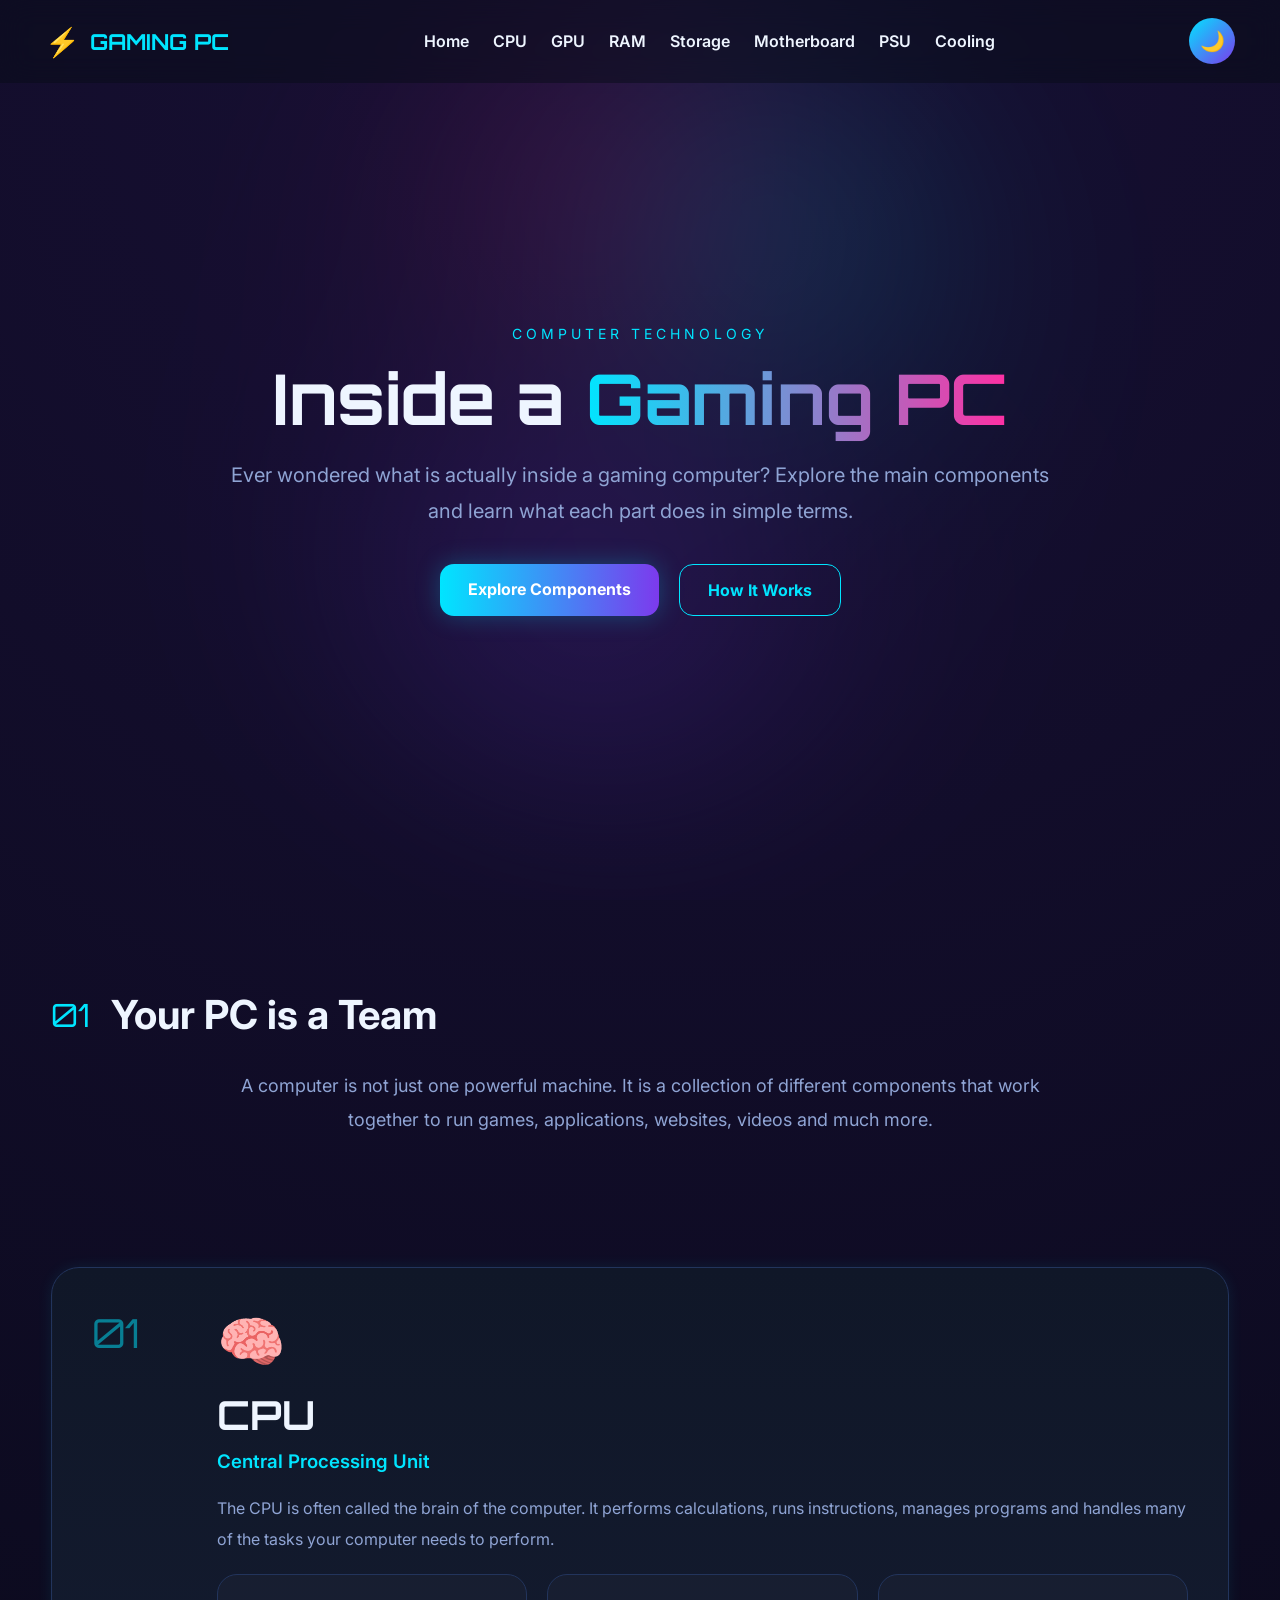
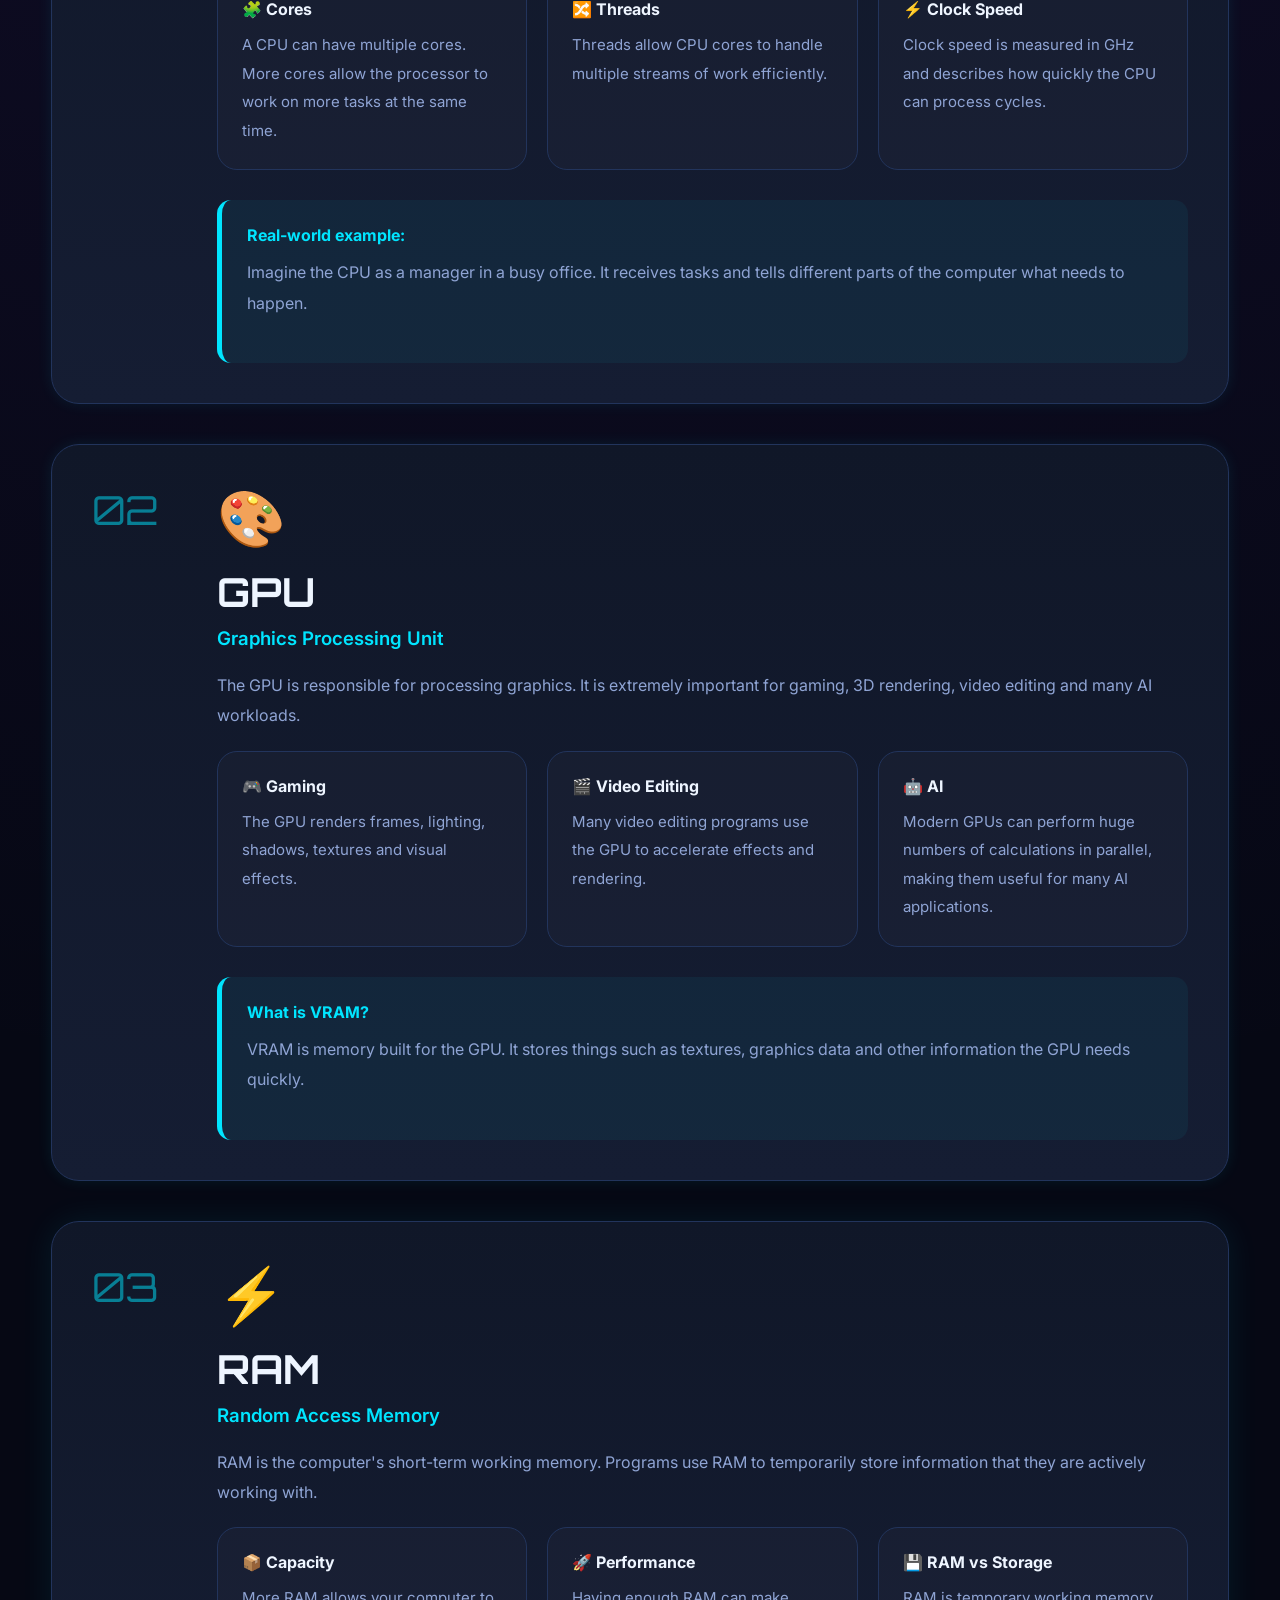
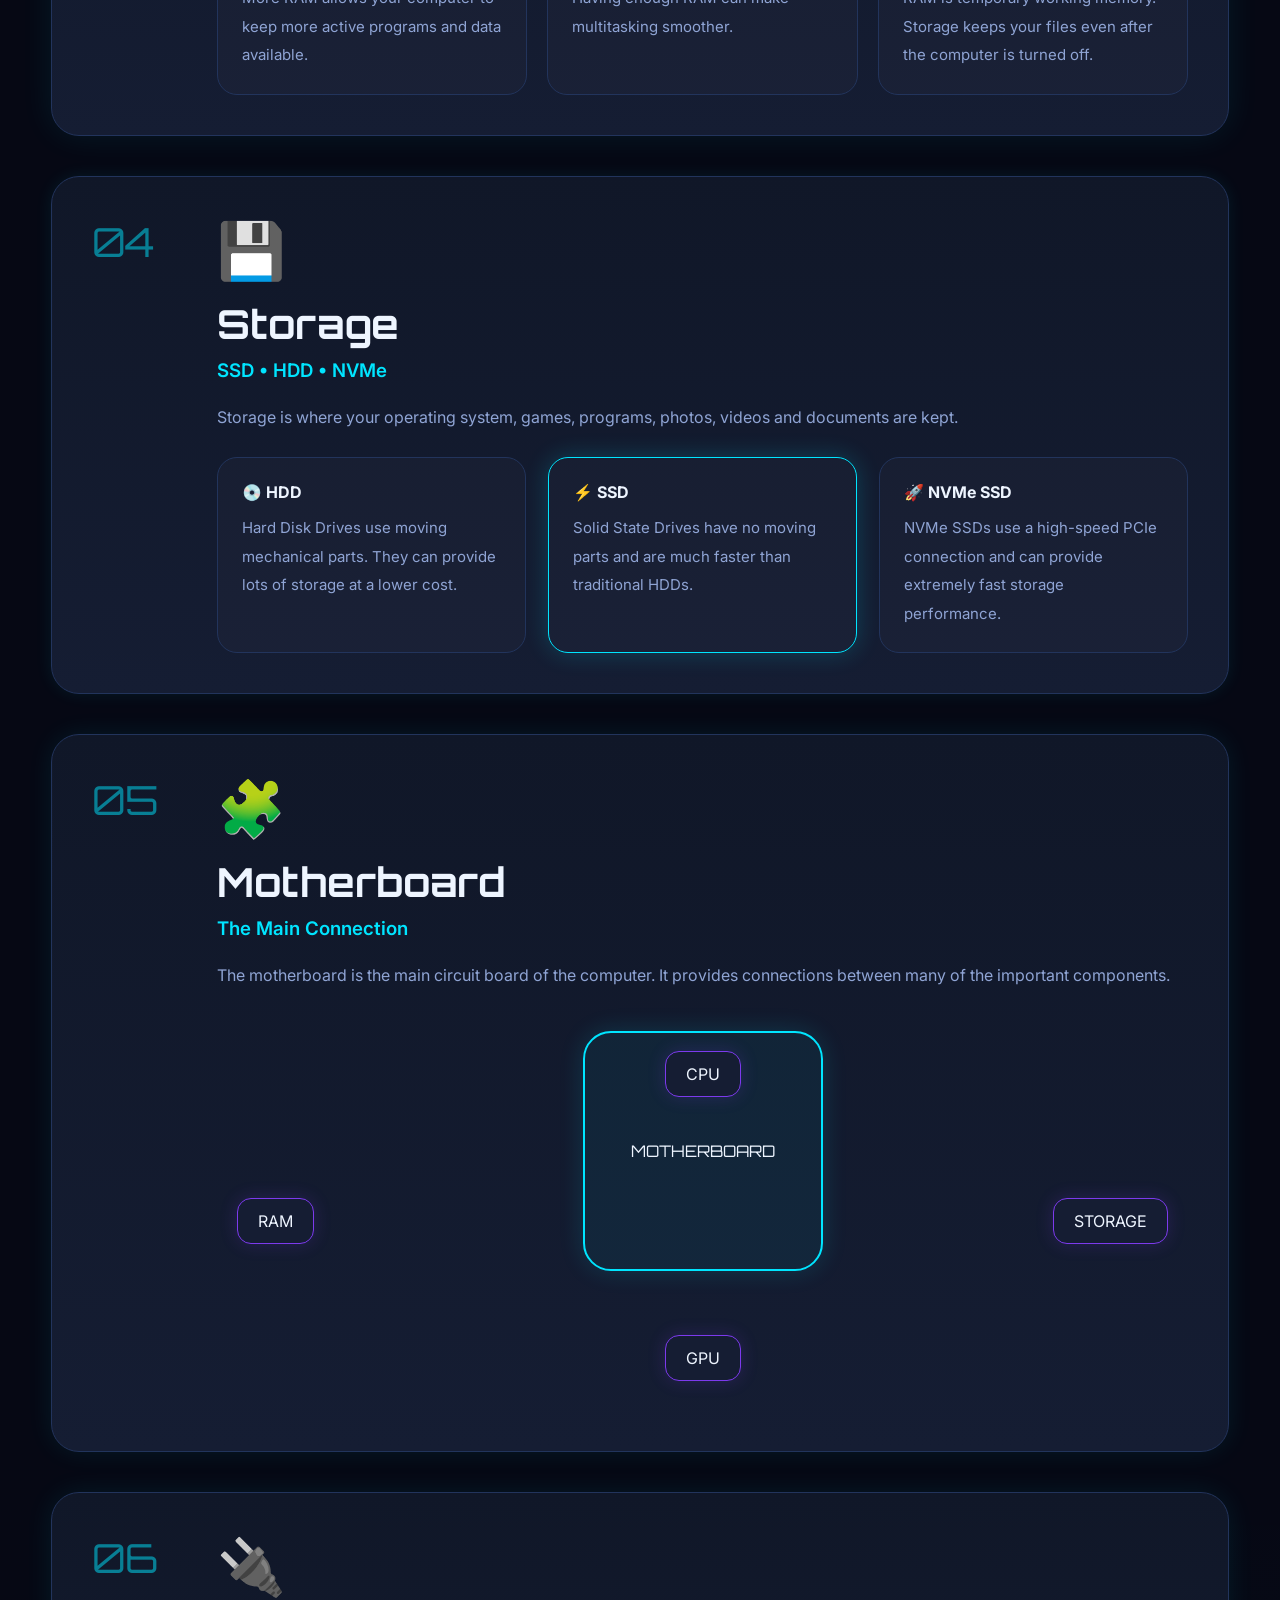
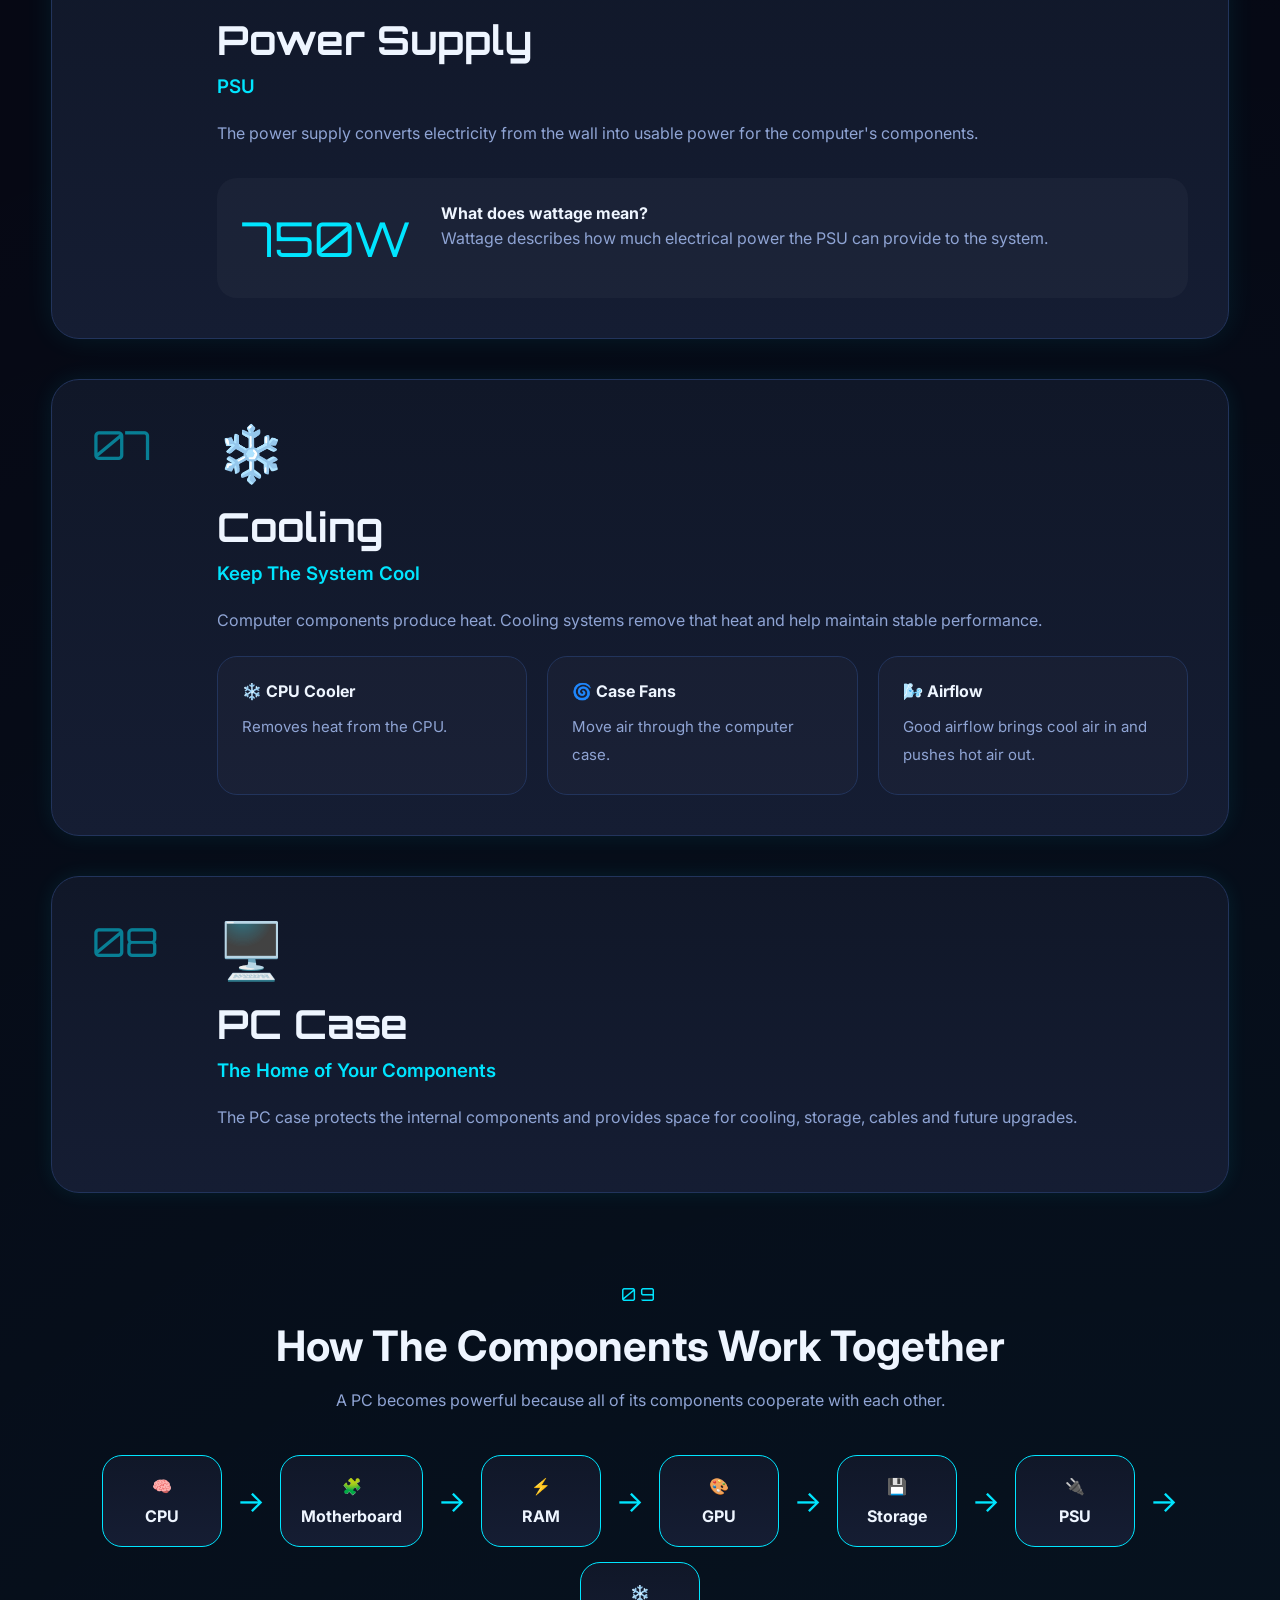
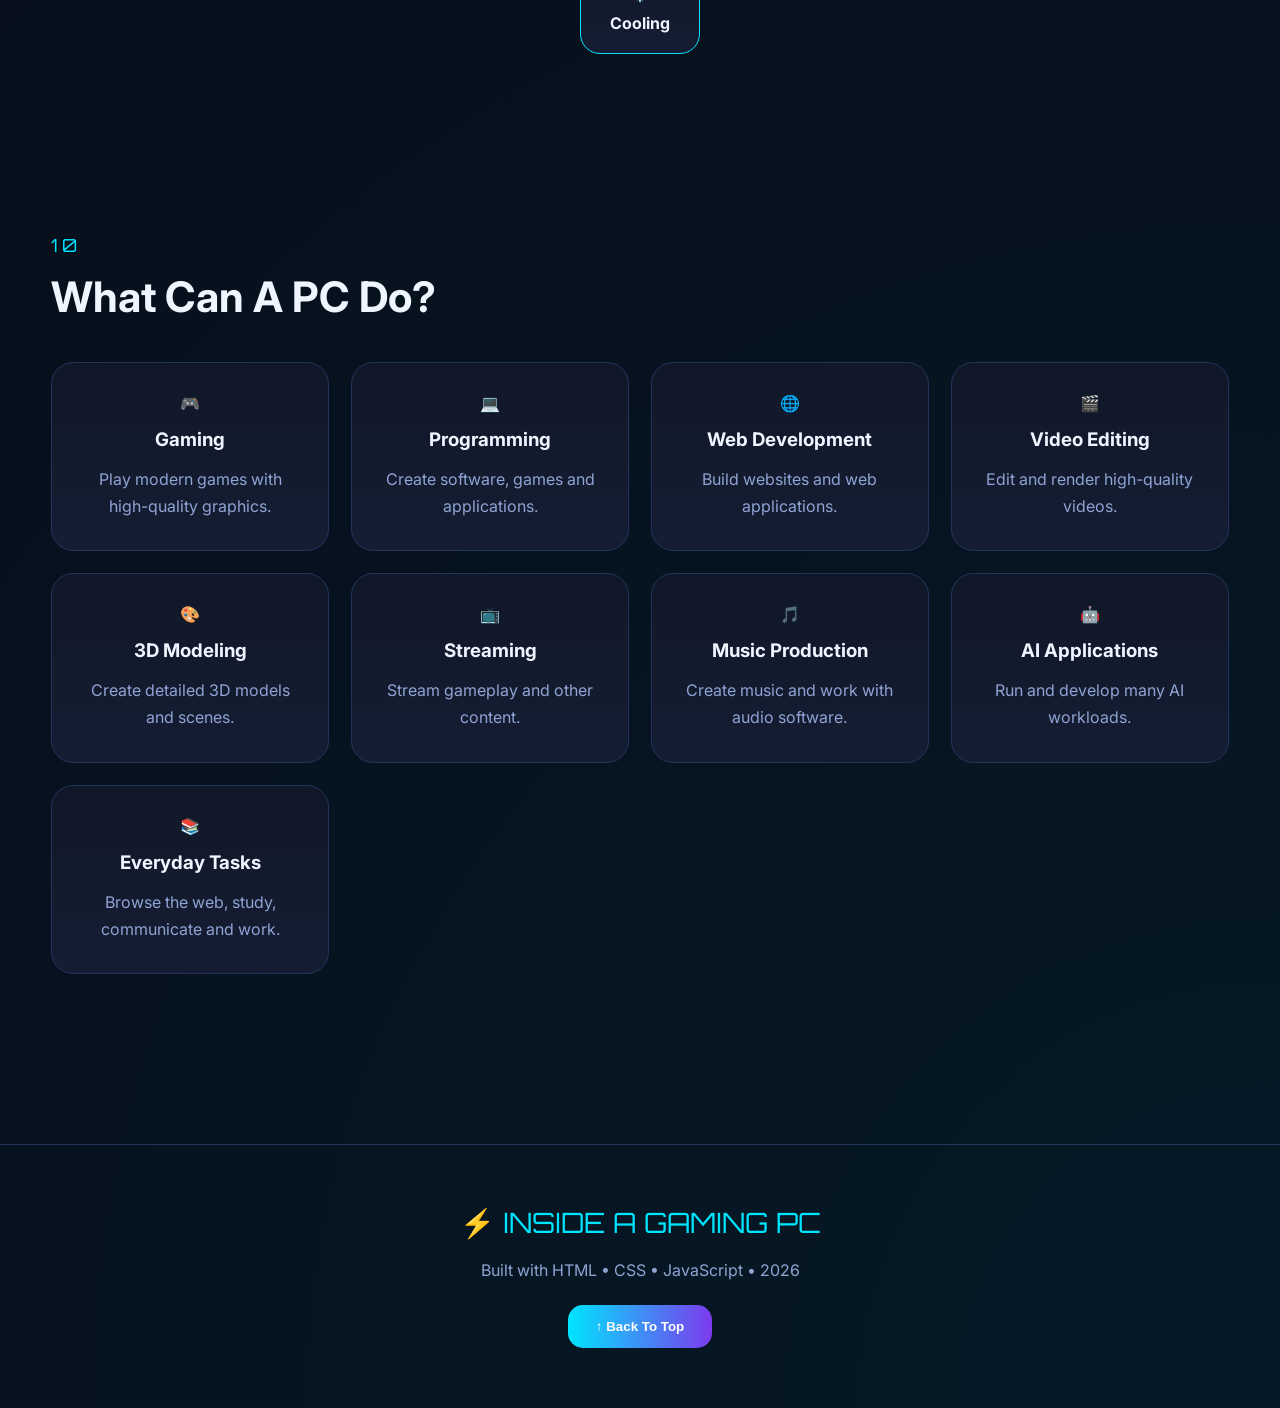
<file: index.html>
<!DOCTYPE html>
<html lang="en">

<head>
    <meta charset="UTF-8">
    <meta name="viewport" content="width=device-width, initial-scale=1.0">

    <title>Inside a Gaming PC</title>

    <link rel="stylesheet" href="style.css">
</head>

<body>

    <!-- =========================
         NAVIGATION
    ========================== -->

    <nav class="navbar">

        <div class="logo">
            <span>⚡</span>
            GAMING PC
        </div>

        <div class="nav-links">

            <a href="#home">Home</a>
            <a href="#cpu">CPU</a>
            <a href="#gpu">GPU</a>
            <a href="#ram">RAM</a>
            <a href="#storage">Storage</a>
            <a href="#motherboard">Motherboard</a>
            <a href="#psu">PSU</a>
            <a href="#cooling">Cooling</a>

        </div>

        <button id="themeButton" class="theme-button">
            🌙
        </button>

    </nav>


    <!-- =========================
         HERO
    ========================== -->

    <header id="home" class="hero">

        <div class="hero-glow"></div>

        <div class="hero-content">

            <div class="small-label">
                COMPUTER TECHNOLOGY
            </div>

            <h1>
                Inside a
                <span>Gaming PC</span>
            </h1>

            <p>
                Ever wondered what is actually inside a gaming computer?
                Explore the main components and learn what each part does
                in simple terms.
            </p>

            <div class="hero-buttons">

                <a href="#cpu" class="primary-button">
                    Explore Components
                </a>

                <a href="#how-it-works" class="secondary-button">
                    How It Works
                </a>

            </div>

        </div>

    </header>


    <!-- =========================
         INTRO
    ========================== -->

    <section class="intro-section reveal">

        <div class="section-title">

            <span>01</span>

            <h2>
                Your PC is a Team
            </h2>

        </div>

        <p>
            A computer is not just one powerful machine.
            It is a collection of different components that work
            together to run games, applications, websites,
            videos and much more.
        </p>

    </section>


    <!-- =========================
         CPU
    ========================== -->

    <section id="cpu" class="component-section reveal">

        <div class="component-number">
            01
        </div>

        <div class="component-content">

            <div class="component-icon">
                🧠
            </div>

            <h2>
                CPU
            </h2>

            <h3>
                Central Processing Unit
            </h3>

            <p>
                The CPU is often called the brain of the computer.
                It performs calculations, runs instructions,
                manages programs and handles many of the tasks
                your computer needs to perform.
            </p>

            <div class="info-cards">

                <div class="info-card">
                    <h4>🧩 Cores</h4>

                    <p>
                        A CPU can have multiple cores.
                        More cores allow the processor to work
                        on more tasks at the same time.
                    </p>
                </div>

                <div class="info-card">
                    <h4>🔀 Threads</h4>

                    <p>
                        Threads allow CPU cores to handle
                        multiple streams of work efficiently.
                    </p>
                </div>

                <div class="info-card">
                    <h4>⚡ Clock Speed</h4>

                    <p>
                        Clock speed is measured in GHz and describes
                        how quickly the CPU can process cycles.
                    </p>
                </div>

            </div>

            <div class="example-box">

                <strong>Real-world example:</strong>

                <p>
                    Imagine the CPU as a manager in a busy office.
                    It receives tasks and tells different parts
                    of the computer what needs to happen.
                </p>

            </div>

        </div>

    </section>


    <!-- =========================
         GPU
    ========================== -->

    <section id="gpu" class="component-section gpu-section reveal">

        <div class="component-number">
            02
        </div>

        <div class="component-content">

            <div class="component-icon">
                🎨
            </div>

            <h2>
                GPU
            </h2>

            <h3>
                Graphics Processing Unit
            </h3>

            <p>
                The GPU is responsible for processing graphics.
                It is extremely important for gaming, 3D rendering,
                video editing and many AI workloads.
            </p>

            <div class="info-cards">

                <div class="info-card">

                    <h4>🎮 Gaming</h4>

                    <p>
                        The GPU renders frames, lighting,
                        shadows, textures and visual effects.
                    </p>

                </div>

                <div class="info-card">

                    <h4>🎬 Video Editing</h4>

                    <p>
                        Many video editing programs use the GPU
                        to accelerate effects and rendering.
                    </p>

                </div>

                <div class="info-card">

                    <h4>🤖 AI</h4>

                    <p>
                        Modern GPUs can perform huge numbers
                        of calculations in parallel, making them
                        useful for many AI applications.
                    </p>

                </div>

            </div>

            <div class="example-box">

                <strong>What is VRAM?</strong>

                <p>
                    VRAM is memory built for the GPU.
                    It stores things such as textures,
                    graphics data and other information
                    the GPU needs quickly.
                </p>

            </div>

        </div>

    </section>


    <!-- =========================
         RAM
    ========================== -->

    <section id="ram" class="component-section reveal">

        <div class="component-number">
            03
        </div>

        <div class="component-content">

            <div class="component-icon">
                ⚡
            </div>

            <h2>
                RAM
            </h2>

            <h3>
                Random Access Memory
            </h3>

            <p>
                RAM is the computer's short-term working memory.
                Programs use RAM to temporarily store information
                that they are actively working with.
            </p>

            <div class="info-cards">

                <div class="info-card">

                    <h4>📦 Capacity</h4>

                    <p>
                        More RAM allows your computer to keep
                        more active programs and data available.
                    </p>

                </div>

                <div class="info-card">

                    <h4>🚀 Performance</h4>

                    <p>
                        Having enough RAM can make multitasking
                        smoother.
                    </p>

                </div>

                <div class="info-card">

                    <h4>💾 RAM vs Storage</h4>

                    <p>
                        RAM is temporary working memory.
                        Storage keeps your files even after
                        the computer is turned off.
                    </p>

                </div>

            </div>

        </div>

    </section>


    <!-- =========================
         STORAGE
    ========================== -->

    <section id="storage" class="component-section reveal">

        <div class="component-number">
            04
        </div>

        <div class="component-content">

            <div class="component-icon">
                💾
            </div>

            <h2>
                Storage
            </h2>

            <h3>
                SSD • HDD • NVMe
            </h3>

            <p>
                Storage is where your operating system,
                games, programs, photos, videos and documents
                are kept.
            </p>

            <div class="storage-comparison">

                <div class="info-card">

                    <h4>💿 HDD</h4>

                    <p>
                        Hard Disk Drives use moving mechanical parts.
                        They can provide lots of storage at a lower cost.
                    </p>

                </div>

                <div class="info-card featured-card">

                    <h4>⚡ SSD</h4>

                    <p>
                        Solid State Drives have no moving parts
                        and are much faster than traditional HDDs.
                    </p>

                </div>

                <div class="info-card">

                    <h4>🚀 NVMe SSD</h4>

                    <p>
                        NVMe SSDs use a high-speed PCIe connection
                        and can provide extremely fast storage performance.
                    </p>

                </div>

            </div>

        </div>

    </section>


    <!-- =========================
         MOTHERBOARD
    ========================== -->

    <section id="motherboard" class="component-section reveal">

        <div class="component-number">
            05
        </div>

        <div class="component-content">

            <div class="component-icon">
                🧩
            </div>

            <h2>
                Motherboard
            </h2>

            <h3>
                The Main Connection
            </h3>

            <p>
                The motherboard is the main circuit board
                of the computer. It provides connections
                between many of the important components.
            </p>

            <div class="motherboard-diagram">

                <div class="diagram-center">
                    MOTHERBOARD
                </div>

                <div class="diagram-item item-cpu">
                    CPU
                </div>

                <div class="diagram-item item-gpu">
                    GPU
                </div>

                <div class="diagram-item item-ram">
                    RAM
                </div>

                <div class="diagram-item item-storage">
                    STORAGE
                </div>

            </div>

        </div>

    </section>


    <!-- =========================
         PSU
    ========================== -->

    <section id="psu" class="component-section reveal">

        <div class="component-number">
            06
        </div>

        <div class="component-content">

            <div class="component-icon">
                🔌
            </div>

            <h2>
                Power Supply
            </h2>

            <h3>
                PSU
            </h3>

            <p>
                The power supply converts electricity from the wall
                into usable power for the computer's components.
            </p>

            <div class="power-box">

                <div class="power-number">
                    750W
                </div>

                <div>

                    <h4>
                        What does wattage mean?
                    </h4>

                    <p>
                        Wattage describes how much electrical power
                        the PSU can provide to the system.
                    </p>

                </div>

            </div>

        </div>

    </section>


    <!-- =========================
         COOLING
    ========================== -->

    <section id="cooling" class="component-section reveal">

        <div class="component-number">
            07
        </div>

        <div class="component-content">

            <div class="component-icon">
                ❄️
            </div>

            <h2>
                Cooling
            </h2>

            <h3>
                Keep The System Cool
            </h3>

            <p>
                Computer components produce heat.
                Cooling systems remove that heat and help
                maintain stable performance.
            </p>

            <div class="info-cards">

                <div class="info-card">
                    <h4>❄️ CPU Cooler</h4>
                    <p>
                        Removes heat from the CPU.
                    </p>
                </div>

                <div class="info-card">
                    <h4>🌀 Case Fans</h4>
                    <p>
                        Move air through the computer case.
                    </p>
                </div>

                <div class="info-card">
                    <h4>🌬️ Airflow</h4>
                    <p>
                        Good airflow brings cool air in
                        and pushes hot air out.
                    </p>
                </div>

            </div>

        </div>

    </section>


    <!-- =========================
         CASE
    ========================== -->

    <section id="case" class="component-section reveal">

        <div class="component-number">
            08
        </div>

        <div class="component-content">

            <div class="component-icon">
                🖥️
            </div>

            <h2>
                PC Case
            </h2>

            <h3>
                The Home of Your Components
            </h3>

            <p>
                The PC case protects the internal components
                and provides space for cooling, storage,
                cables and future upgrades.
            </p>

        </div>

    </section>


    <!-- =========================
         HOW IT WORKS
    ========================== -->

    <section id="how-it-works" class="how-section reveal">

        <div class="section-heading">

            <span>
                09
            </span>

            <h2>
                How The Components Work Together
            </h2>

            <p>
                A PC becomes powerful because all of its components
                cooperate with each other.
            </p>

        </div>


        <div class="flow-container">

            <div class="flow-box">
                🧠
                <strong>CPU</strong>
            </div>

            <div class="flow-arrow">
                →
            </div>

            <div class="flow-box">
                🧩
                <strong>Motherboard</strong>
            </div>

            <div class="flow-arrow">
                →
            </div>

            <div class="flow-box">
                ⚡
                <strong>RAM</strong>
            </div>

            <div class="flow-arrow">
                →
            </div>

            <div class="flow-box">
                🎨
                <strong>GPU</strong>
            </div>

            <div class="flow-arrow">
                →
            </div>

            <div class="flow-box">
                💾
                <strong>Storage</strong>
            </div>

            <div class="flow-arrow">
                →
            </div>

            <div class="flow-box">
                🔌
                <strong>PSU</strong>
            </div>

            <div class="flow-arrow">
                →
            </div>

            <div class="flow-box">
                ❄️
                <strong>Cooling</strong>
            </div>

        </div>

    </section>


    <!-- =========================
         WHAT CAN A PC DO?
    ========================== -->

    <section class="abilities-section reveal">

        <div class="section-heading">

            <span>
                10
            </span>

            <h2>
                What Can A PC Do?
            </h2>

        </div>


        <div class="ability-grid">

            <div class="ability-card">
                🎮
                <h3>Gaming</h3>
                <p>Play modern games with high-quality graphics.</p>
            </div>

            <div class="ability-card">
                💻
                <h3>Programming</h3>
                <p>Create software, games and applications.</p>
            </div>

            <div class="ability-card">
                🌐
                <h3>Web Development</h3>
                <p>Build websites and web applications.</p>
            </div>

            <div class="ability-card">
                🎬
                <h3>Video Editing</h3>
                <p>Edit and render high-quality videos.</p>
            </div>

            <div class="ability-card">
                🎨
                <h3>3D Modeling</h3>
                <p>Create detailed 3D models and scenes.</p>
            </div>

            <div class="ability-card">
                📺
                <h3>Streaming</h3>
                <p>Stream gameplay and other content.</p>
            </div>

            <div class="ability-card">
                🎵
                <h3>Music Production</h3>
                <p>Create music and work with audio software.</p>
            </div>

            <div class="ability-card">
                🤖
                <h3>AI Applications</h3>
                <p>Run and develop many AI workloads.</p>
            </div>

            <div class="ability-card">
                📚
                <h3>Everyday Tasks</h3>
                <p>Browse the web, study, communicate and work.</p>
            </div>

        </div>

    </section>


    <!-- =========================
         FOOTER
    ========================== -->

    <footer>

        <div class="footer-logo">
            ⚡ INSIDE A GAMING PC
        </div>

        <p>
            Built with HTML, CSS and JavaScript.
        </p>

        <button id="topButton">
            ↑ Back To Top
        </button>

    </footer>


    <script src="script.js"></script>

</body>

</html>
</file>
<file: style.css>
/* ==========================================================
   INSIDE A GAMING PC
   style.css
========================================================== */

/* ---------- Google Font ---------- */
@import url("https://fonts.googleapis.com/css2?family=Orbitron:wght@400;600;700;800&family=Inter:wght@300;400;500;600;700&display=swap");

/* ---------- Root Colors ---------- */

:root{

    --bg:#060814;
    --bg2:#0b1020;
    --panel:#101728;
    --panel2:#151d33;

    --text:#eef5ff;
    --muted:#8fa4d4;

    --cyan:#00e5ff;
    --blue:#3b82f6;
    --purple:#7c3aed;
    --magenta:#ff2fa3;

    --border:#22345c;

    --shadow:0 0 20px rgba(0,229,255,.15);

}

/* ---------- Light Theme ---------- */

body.light-theme{

    --bg:#edf4ff;
    --bg2:#dfe9ff;
    --panel:#ffffff;
    --panel2:#f5f8ff;

    --text:#111827;
    --muted:#475569;

    --border:#c7d2fe;

}

/* ---------- Reset ---------- */

*{

    margin:0;
    padding:0;
    box-sizing:border-box;

}

html{

    scroll-behavior:smooth;

}

body{

    background:
        radial-gradient(circle at top,rgba(124,58,237,.15),transparent 35%),
        radial-gradient(circle at bottom right,rgba(0,229,255,.08),transparent 40%),
        var(--bg);

    color:var(--text);

    font-family:"Inter",sans-serif;

    overflow-x:hidden;

    transition:.4s;

}

/* ---------- Scrollbar ---------- */

::-webkit-scrollbar{

    width:10px;

}

::-webkit-scrollbar-track{

    background:#08111d;

}

::-webkit-scrollbar-thumb{

    background:linear-gradient(var(--cyan),var(--purple));

    border-radius:20px;

}

/* ---------- Navbar ---------- */

.navbar{

    position:fixed;

    top:0;
    left:0;
    right:0;

    display:flex;
    justify-content:space-between;
    align-items:center;

    padding:18px 45px;

    backdrop-filter:blur(14px);

    background:rgba(8,12,25,.5);

    border-bottom:1px solid transparent;

    z-index:1000;

    transition:.35s;

}

.navbar-scroll{

    background:rgba(6,10,20,.95);

    border-bottom:1px solid var(--border);

}

.logo{

    font-family:"Orbitron",sans-serif;

    font-size:22px;
    font-weight:700;

    color:var(--cyan);

    display:flex;
    align-items:center;
    gap:10px;

}

.logo span{

    font-size:28px;

}

.nav-links{

    display:flex;
    gap:24px;

    flex-wrap:wrap;

}

.nav-links a{

    color:var(--text);

    text-decoration:none;

    font-weight:600;

    position:relative;

    transition:.3s;

}

.nav-links a::after{

    content:"";

    position:absolute;

    left:0;
    bottom:-6px;

    width:0;
    height:2px;

    background:linear-gradient(90deg,var(--cyan),var(--purple));

    transition:.3s;

}

.nav-links a:hover{

    color:var(--cyan);

}

.nav-links a:hover::after{

    width:100%;

}

/* ---------- Theme Button ---------- */

.theme-button{

    width:46px;
    height:46px;

    border-radius:50%;

    border:none;

    cursor:pointer;

    background:linear-gradient(135deg,var(--cyan),var(--purple));

    color:white;

    font-size:20px;

    transition:.3s;

}

.theme-button:hover{

    transform:rotate(25deg) scale(1.08);

    box-shadow:0 0 20px rgba(0,229,255,.5);

}

/* ---------- Hero ---------- */

.hero{

    min-height:100vh;

    display:flex;
    justify-content:center;
    align-items:center;

    text-align:center;

    padding:120px 20px 80px;

    position:relative;

    overflow:hidden;

}

.hero-glow{

    position:absolute;

    width:700px;
    height:700px;

    border-radius:50%;

    background:
    conic-gradient(var(--cyan),transparent,var(--purple),transparent,var(--magenta));

    filter:blur(120px);

    opacity:.25;

    left:50%;
    top:45%;

    transform:translate(-50%,-50%);

}

.hero-content{

    max-width:850px;

    z-index:2;

}

.small-label{

    color:var(--cyan);

    letter-spacing:4px;

    margin-bottom:18px;

    font-size:14px;

}

.hero h1{

    font-family:"Orbitron",sans-serif;

    font-size:70px;

    line-height:1.1;

    margin-bottom:20px;

}

.hero h1 span{

    background:linear-gradient(90deg,var(--cyan),var(--magenta));

    -webkit-background-clip:text;
    -webkit-text-fill-color:transparent;

}

.hero p{

    font-size:20px;

    color:var(--muted);

    line-height:1.8;

    margin-bottom:35px;

}

.hero-buttons{

    display:flex;
    justify-content:center;
    gap:20px;
    flex-wrap:wrap;

}

.primary-button,
.secondary-button{

    text-decoration:none;

    padding:15px 28px;

    border-radius:14px;

    font-weight:700;

    transition:.35s;

}

.primary-button{

    background:linear-gradient(90deg,var(--cyan),var(--purple));

    color:white;

    box-shadow:0 0 25px rgba(0,229,255,.25);

}

.primary-button:hover{

    transform:translateY(-5px);

    box-shadow:0 0 35px rgba(0,229,255,.45);

}

.secondary-button{

    border:1px solid var(--cyan);

    color:var(--cyan);

}

.secondary-button:hover{

    background:rgba(0,229,255,.08);

}

/* ---------- Sections ---------- */

section{

    width:min(1200px,92%);

    margin:auto;

    padding:90px 0;

}

.section-title{

    display:flex;
    align-items:center;
    gap:20px;

    margin-bottom:30px;

}

.section-title span{

    font-family:"Orbitron",sans-serif;

    font-size:32px;

    color:var(--cyan);

}

.section-title h2{

    font-size:40px;

}

/* ---------- Component Cards ---------- */

.component-section{

    display:grid;

    grid-template-columns:90px 1fr;

    gap:35px;

    padding:40px;

    margin-top:40px;

    background:linear-gradient(180deg,var(--panel),var(--panel2));

    border:1px solid var(--border);

    border-radius:28px;

    position:relative;

    overflow:hidden;

    transition:.35s;

}

.component-section:hover{

    transform:translateY(-8px);

    border-color:var(--cyan);

    box-shadow:0 0 35px rgba(0,229,255,.12);

}

.component-section::before{

    content:"";

    position:absolute;

    inset:0;

    background:linear-gradient(
        120deg,
        transparent,
        rgba(255,255,255,.04),
        transparent
    );

    transform:translateX(-100%);

    transition:1s;

}

.component-section:hover::before{

    transform:translateX(100%);

}

.component-number{

    font-family:"Orbitron";

    color:var(--cyan);

    font-size:40px;

    opacity:.5;

}

.component-icon{

    font-size:55px;

    margin-bottom:15px;

}

.component-content h2{

    font-family:"Orbitron";

    font-size:40px;

    margin-bottom:10px;

}

.component-content h3{

    color:var(--cyan);

    margin-bottom:20px;

    font-weight:600;

}

.component-content p{

    color:var(--muted);

    line-height:1.9;

    margin-bottom:20px;

}

/* ---------- Info Cards ---------- */

.info-cards{

    display:grid;

    grid-template-columns:repeat(auto-fit,minmax(230px,1fr));

    gap:20px;

    margin-top:20px;

}

.info-card{

    background:rgba(255,255,255,.02);

    border:1px solid var(--border);

    border-radius:20px;

    padding:24px;

    transition:.3s;

    position:relative;

    overflow:hidden;

}

.info-card::before{

    content:"";

    position:absolute;

    width:200px;
    height:200px;

    background:radial-gradient(circle,var(--cyan),transparent 70%);

    left:var(--mouseX,-200px);
    top:var(--mouseY,-200px);

    opacity:.15;

    transform:translate(-50%,-50%);

    pointer-events:none;

}

.info-card:hover{

    transform:translateY(-6px);

    border-color:var(--cyan);

    box-shadow:0 0 22px rgba(0,229,255,.2);

}

.info-card h4{

    margin-bottom:12px;

    color:var(--text);

}

.info-card p{

    margin:0;

    font-size:15px;

}

/* ---------- Example Box ---------- */

.example-box{

    margin-top:30px;

    padding:25px;

    border-left:5px solid var(--cyan);

    border-radius:14px;

    background:rgba(0,229,255,.05);

}

.example-box strong{

    color:var(--cyan);

}

.example-box p{

    margin-top:12px;

}

/* ---------- Storage ---------- */

.storage-comparison{

    display:grid;

    grid-template-columns:repeat(auto-fit,minmax(240px,1fr));

    gap:22px;

    margin-top:25px;

}

.featured-card{

    border-color:var(--cyan);

    box-shadow:0 0 25px rgba(0,229,255,.2);

}

/* ---------- Motherboard Diagram ---------- */

.motherboard-diagram{

    margin-top:40px;

    position:relative;

    min-height:380px;

}

.diagram-center{

    width:240px;
    height:240px;

    border-radius:28px;

    border:2px solid var(--cyan);

    display:flex;
    justify-content:center;
    align-items:center;

    margin:auto;

    font-family:"Orbitron";

    background:rgba(0,229,255,.05);

    box-shadow:0 0 25px rgba(0,229,255,.15);

}

.diagram-item{

    position:absolute;

    padding:12px 20px;

    border-radius:14px;

    background:var(--panel2);

    border:1px solid var(--purple);

    box-shadow:0 0 18px rgba(124,58,237,.2);

}

.item-cpu{

    top:20px;
    left:50%;
    transform:translateX(-50%);

}

.item-gpu{

    bottom:30px;
    left:50%;
    transform:translateX(-50%);

}

.item-ram{

    top:50%;
    left:20px;
    transform:translateY(-50%);

}

.item-storage{

    top:50%;
    right:20px;
    transform:translateY(-50%);

}

/* ---------- PSU ---------- */

.power-box{

    margin-top:30px;

    display:flex;

    gap:30px;

    align-items:center;

    flex-wrap:wrap;

    padding:25px;

    border-radius:20px;

    background:rgba(255,255,255,.03);

}

.power-number{

    font-family:"Orbitron";

    font-size:48px;

    color:var(--cyan);

}

/* ---------- How It Works ---------- */

.how-section{

    text-align:center;

}

.section-heading{

    margin-bottom:40px;

}

.section-heading span{

    color:var(--cyan);

    font-family:"Orbitron";

    font-size:18px;

    letter-spacing:4px;

}

.section-heading h2{

    font-size:42px;

    margin:15px 0;

}

.section-heading p{

    color:var(--muted);

    max-width:700px;

    margin:auto;

    line-height:1.8;

}

.flow-container{

    display:flex;

    flex-wrap:wrap;

    justify-content:center;

    align-items:center;

    gap:15px;

}

.flow-box{

    min-width:120px;

    padding:20px;

    border-radius:20px;

    background:linear-gradient(180deg,var(--panel),var(--panel2));

    border:1px solid var(--cyan);

    display:flex;
    flex-direction:column;
    align-items:center;

    gap:10px;

    transition:.3s;

}

.flow-arrow{

    color:var(--cyan);

    font-size:30px;

}

/* ---------- Ability Grid ---------- */

.ability-grid{

    display:grid;

    grid-template-columns:repeat(auto-fit,minmax(220px,1fr));

    gap:22px;

    margin-top:35px;

}

.ability-card{

    background:linear-gradient(180deg,var(--panel),var(--panel2));

    border:1px solid var(--border);

    border-radius:22px;

    padding:30px;

    text-align:center;

    transition:.35s;

}

.ability-card:hover{

    border-color:var(--cyan);

    box-shadow:0 0 28px rgba(0,229,255,.18);

}

.ability-card h3{

    margin:15px 0;

}

.ability-card p{

    color:var(--muted);

    line-height:1.7;

}

/* ---------- Intro ---------- */

.intro-section{

    text-align:center;

}

.intro-section p{

    max-width:850px;

    margin:auto;

    color:var(--muted);

    line-height:1.9;

    font-size:18px;

}

/* ---------- Footer ---------- */

footer{

    margin-top:80px;

    padding:60px 20px;

    border-top:1px solid var(--border);

    text-align:center;

}

.footer-logo{

    font-family:"Orbitron";

    color:var(--cyan);

    font-size:28px;

    margin-bottom:20px;

}

footer p{

    color:var(--muted);

    margin-bottom:25px;

}

#topButton{

    padding:14px 28px;

    border:none;

    border-radius:15px;

    cursor:pointer;

    background:linear-gradient(90deg,var(--cyan),var(--purple));

    color:white;

    font-weight:bold;

    transition:.3s;

}

#topButton:hover{

    transform:translateY(-5px);

}

/* ---------- Reveal Animation ---------- */

.reveal{

    opacity:0;

    transform:translateY(60px);

    transition:1s ease;

}

.reveal.active{

    opacity:1;

    transform:translateY(0);

}

/* ---------- Page Loaded ---------- */

.loaded .hero-content{

    animation:fadeUp 1s ease forwards;

}

@keyframes fadeUp{

    from{

        opacity:0;
        transform:translateY(40px);

    }

    to{

        opacity:1;
        transform:translateY(0);

    }

}

/* ---------- Floating Animation ---------- */

@keyframes floating{

    0%{transform:translateY(0);}
    50%{transform:translateY(-8px);}
    100%{transform:translateY(0);}

}

.ability-card{

    animation:floating 5s ease-in-out infinite;

}

/* ---------- Responsive ---------- */

@media(max-width:1000px){

    .navbar{

        padding:18px 20px;

        flex-wrap:wrap;

        gap:20px;

    }

    .hero h1{

        font-size:56px;

    }

}

@media(max-width:768px){

    .hero{

        padding-top:150px;

    }

    .hero h1{

        font-size:42px;

    }

    .hero p{

        font-size:17px;

    }

    .component-section{

        grid-template-columns:1fr;

        padding:30px;

    }

    .component-number{

        font-size:28px;

    }

    .section-title{

        flex-direction:column;

    }

    .diagram-item{

        position:static;

        transform:none;

        margin:12px auto;

        width:max-content;

    }

    .motherboard-diagram{

        display:flex;

        flex-direction:column;

        align-items:center;

        gap:15px;

        min-height:auto;

    }

    .flow-arrow{

        transform:rotate(90deg);

    }

}

@media(max-width:500px){

    .nav-links{

        justify-content:center;

        gap:12px;

    }

    .hero-buttons{

        flex-direction:column;

        align-items:center;

    }

    .primary-button,
    .secondary-button{

        width:220px;

        text-align:center;

    }

}
</file>
